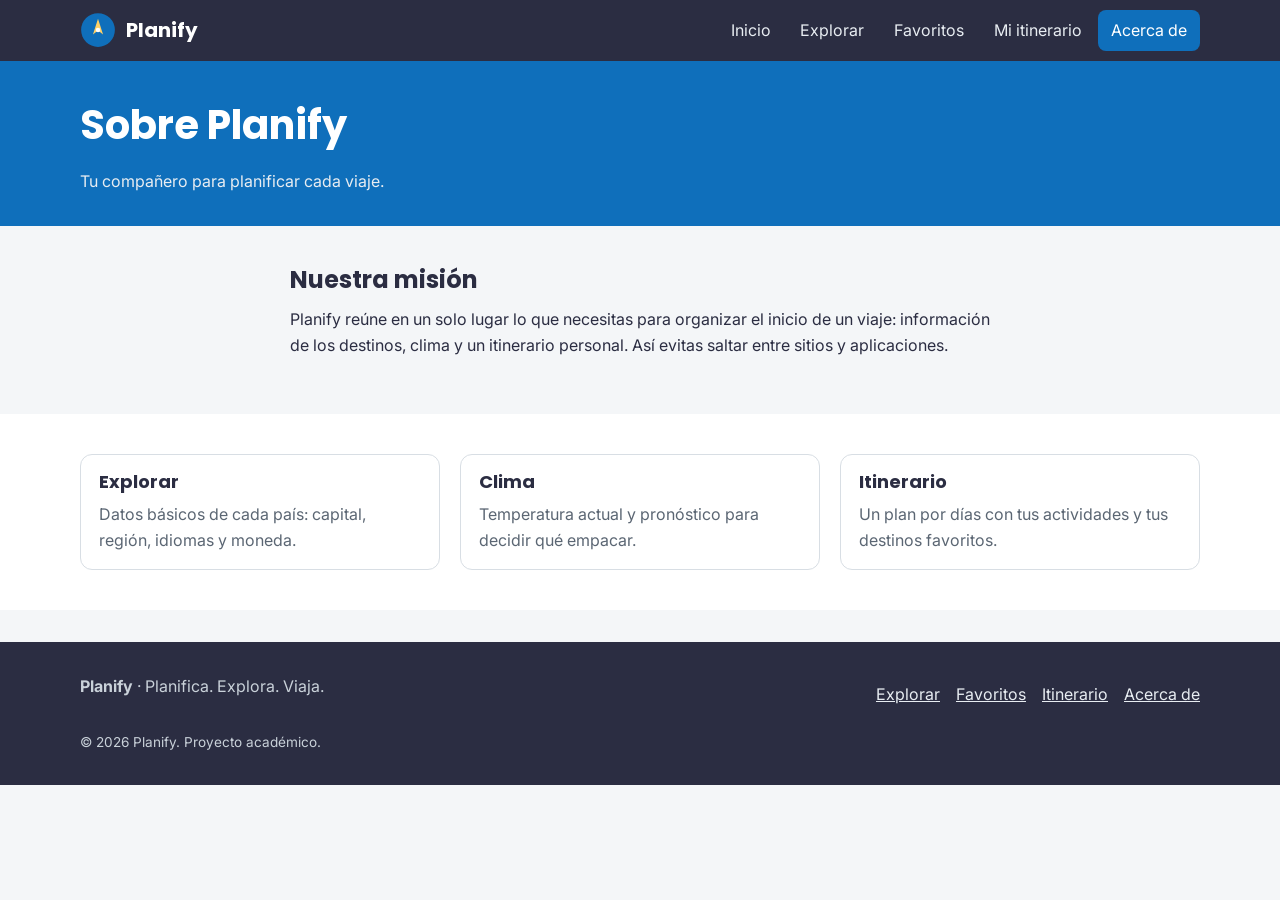
<file: acerca.html>
<!DOCTYPE html>
<html lang="es">
<head>
<meta charset="UTF-8">
<meta name="viewport" content="width=device-width, initial-scale=1">
<title>Acerca de | Planify</title>
<meta name="description" content="Conoce la misión de Planify.">
<link rel="icon" href="img/logo.svg" type="image/svg+xml">
<link rel="preconnect" href="https://fonts.googleapis.com">
<link rel="preconnect" href="https://fonts.gstatic.com" crossorigin>
<link href="https://fonts.googleapis.com/css2?family=Inter:wght@400;500&family=Poppins:wght@600;700&display=swap" rel="stylesheet">
<link rel="stylesheet" href="css/styles.css">
</head>
<body>
<a class="skip" href="#contenido">Saltar al contenido</a>
<header class="site-header">
<div class="container bar">
<a class="brand" href="index.html"><img src="img/logo.svg" alt="" width="36" height="36"><span>Planify</span></a>
<input type="checkbox" id="menu" class="menu-toggle" aria-label="Abrir menú">
<label for="menu" class="menu-btn" aria-hidden="true">☰</label>
<nav aria-label="Principal"><ul><li><a href="index.html">Inicio</a></li><li><a href="explorar.html">Explorar</a></li><li><a href="favoritos.html">Favoritos</a></li><li><a href="itinerario.html">Mi itinerario</a></li><li><a href="acerca.html" aria-current="page">Acerca de</a></li></ul></nav>
</div>
</header>
<main id="contenido">
<section class="page-head"><div class="container"><h1>Sobre Planify</h1><p>Tu compañero para planificar cada viaje.</p></div></section><section class="section"><div class="container narrow"><h2>Nuestra misión</h2>
<p>Planify reúne en un solo lugar lo que necesitas para organizar el inicio de un viaje: información de los destinos, clima y un itinerario personal. Así evitas saltar entre sitios y aplicaciones.</p></div></section>
<section class="section alt"><div class="container"><div class="grid three">
<article class="pillar"><h3>Explorar</h3><p>Datos básicos de cada país: capital, región, idiomas y moneda.</p></article>
<article class="pillar"><h3>Clima</h3><p>Temperatura actual y pronóstico para decidir qué empacar.</p></article>
<article class="pillar"><h3>Itinerario</h3><p>Un plan por días con tus actividades y tus destinos favoritos.</p></article></div></div></section>
</main>
<footer class="site-footer">
<div class="container foot">
<p><strong>Planify</strong> · Planifica. Explora. Viaja.</p>
<ul><li><a href="explorar.html">Explorar</a></li><li><a href="favoritos.html">Favoritos</a></li><li><a href="itinerario.html">Itinerario</a></li><li><a href="acerca.html">Acerca de</a></li></ul>
<p class="small">© 2026 Planify. Proyecto académico.</p>
</div>
</footer>
</body>
</html>
</file>
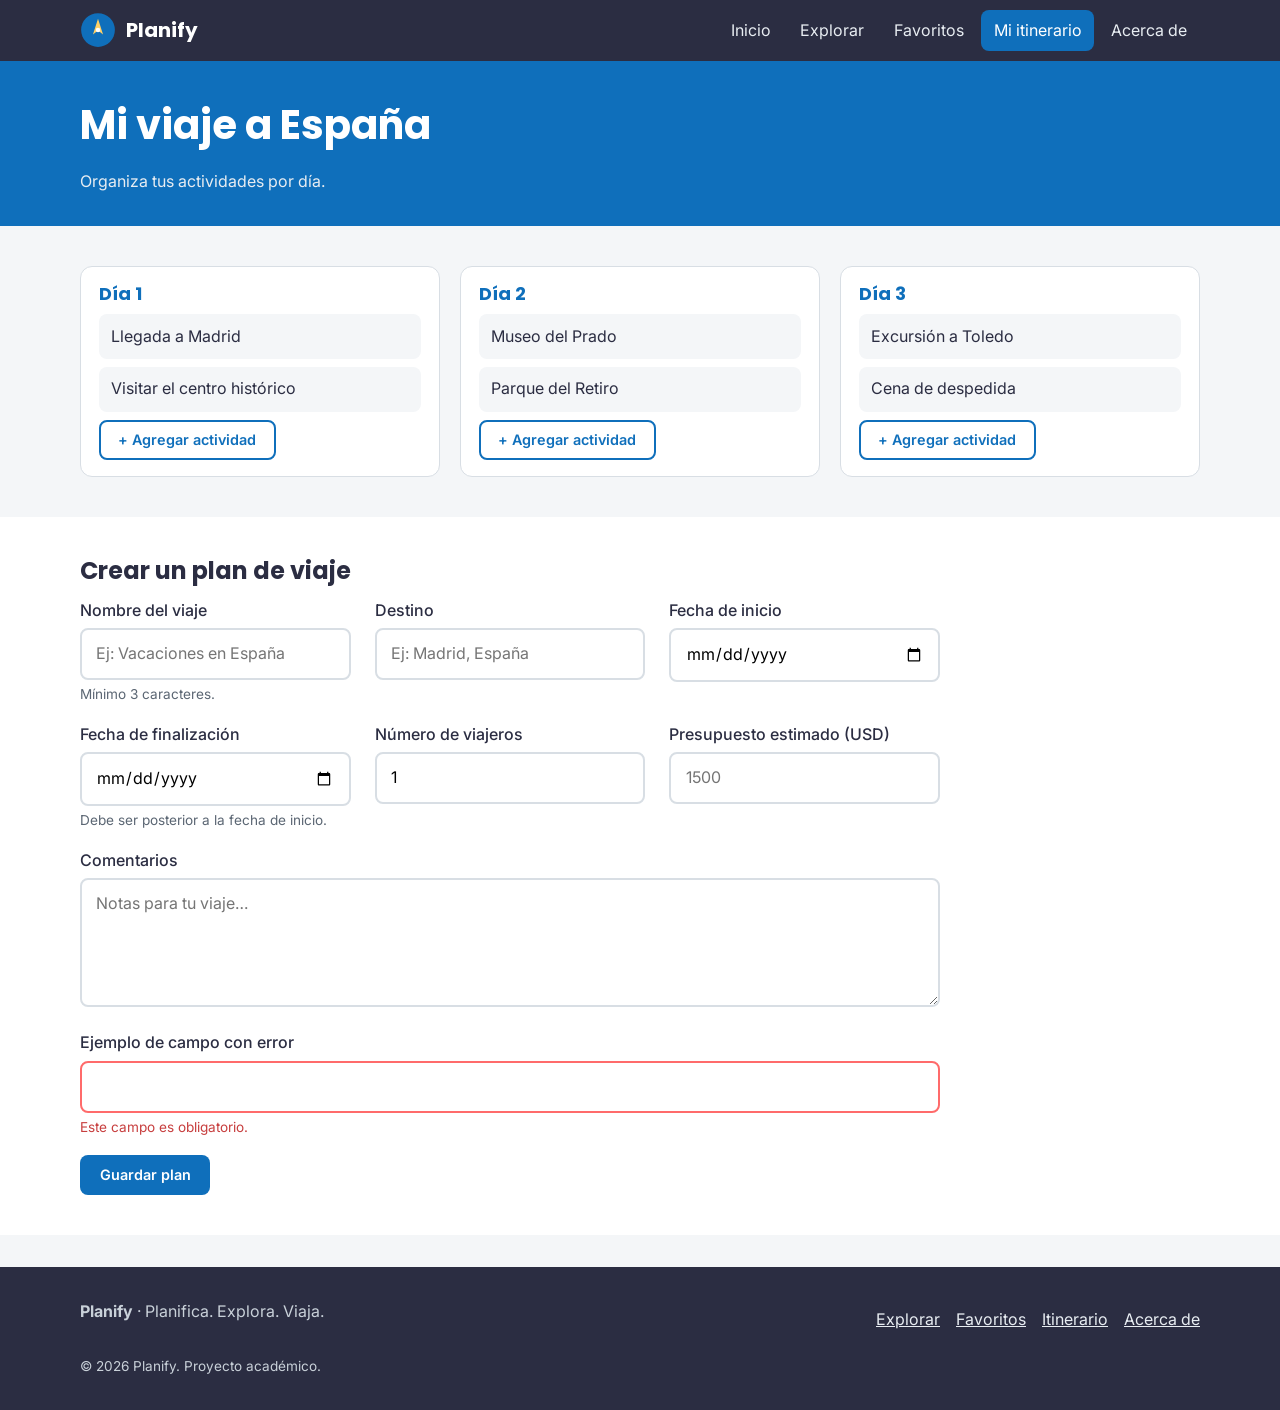
<file: itinerario.html>
<!DOCTYPE html>
<html lang="es">
<head>
<meta charset="UTF-8">
<meta name="viewport" content="width=device-width, initial-scale=1">
<title>Mi itinerario | Planify</title>
<meta name="description" content="Crea tu itinerario y plan de viaje.">
<link rel="icon" href="img/logo.svg" type="image/svg+xml">
<link rel="preconnect" href="https://fonts.googleapis.com">
<link rel="preconnect" href="https://fonts.gstatic.com" crossorigin>
<link href="https://fonts.googleapis.com/css2?family=Inter:wght@400;500&family=Poppins:wght@600;700&display=swap" rel="stylesheet">
<link rel="stylesheet" href="css/styles.css">
</head>
<body>
<a class="skip" href="#contenido">Saltar al contenido</a>
<header class="site-header">
<div class="container bar">
<a class="brand" href="index.html"><img src="img/logo.svg" alt="" width="36" height="36"><span>Planify</span></a>
<input type="checkbox" id="menu" class="menu-toggle" aria-label="Abrir menú">
<label for="menu" class="menu-btn" aria-hidden="true">☰</label>
<nav aria-label="Principal"><ul><li><a href="index.html">Inicio</a></li><li><a href="explorar.html">Explorar</a></li><li><a href="favoritos.html">Favoritos</a></li><li><a href="itinerario.html" aria-current="page">Mi itinerario</a></li><li><a href="acerca.html">Acerca de</a></li></ul></nav>
</div>
</header>
<main id="contenido">
<section class="page-head"><div class="container"><h1>Mi viaje a España</h1><p>Organiza tus actividades por día.</p></div></section><section class="section"><div class="container"><div class="days"><article class="day"><h3>Día 1</h3><ul><li>Llegada a Madrid</li><li>Visitar el centro histórico</li></ul><button class="btn btn-ghost" type="button">+ Agregar actividad</button></article><article class="day"><h3>Día 2</h3><ul><li>Museo del Prado</li><li>Parque del Retiro</li></ul><button class="btn btn-ghost" type="button">+ Agregar actividad</button></article><article class="day"><h3>Día 3</h3><ul><li>Excursión a Toledo</li><li>Cena de despedida</li></ul><button class="btn btn-ghost" type="button">+ Agregar actividad</button></article></div></div></section>
<section class="section alt"><div class="container"><h2>Crear un plan de viaje</h2>
<form class="form" action="#">
<div class="field"><label for="nombre">Nombre del viaje</label><input id="nombre" name="nombre" type="text" required minlength="3" placeholder="Ej: Vacaciones en España"><p class="hint">Mínimo 3 caracteres.</p></div>
<div class="field"><label for="destino">Destino</label><input id="destino" name="destino" type="text" required placeholder="Ej: Madrid, España"></div>
<div class="field"><label for="inicio">Fecha de inicio</label><input id="inicio" name="inicio" type="date" required></div>
<div class="field"><label for="fin">Fecha de finalización</label><input id="fin" name="fin" type="date" required><p class="hint">Debe ser posterior a la fecha de inicio.</p></div>
<div class="field"><label for="viajeros">Número de viajeros</label><input id="viajeros" name="viajeros" type="number" min="1" max="20" value="1" required></div>
<div class="field"><label for="presupuesto">Presupuesto estimado (USD)</label><input id="presupuesto" name="presupuesto" type="number" min="0" step="50" placeholder="1500"></div>
<div class="field full"><label for="comentarios">Comentarios</label><textarea id="comentarios" name="comentarios" rows="4" maxlength="300" placeholder="Notas para tu viaje…"></textarea></div>
<div class="field full error-demo"><label for="demo">Ejemplo de campo con error</label><input id="demo" type="text" aria-invalid="true" aria-describedby="demo-e"><p id="demo-e" class="error">Este campo es obligatorio.</p></div>
<div class="full"><button class="btn btn-primary" type="submit">Guardar plan</button></div></form></div></section>
</main>
<footer class="site-footer">
<div class="container foot">
<p><strong>Planify</strong> · Planifica. Explora. Viaja.</p>
<ul><li><a href="explorar.html">Explorar</a></li><li><a href="favoritos.html">Favoritos</a></li><li><a href="itinerario.html">Itinerario</a></li><li><a href="acerca.html">Acerca de</a></li></ul>
<p class="small">© 2026 Planify. Proyecto académico.</p>
</div>
</footer>
</body>
</html>
</file>
<file: css/styles.css>
:root{--primary:#0F6FBB;--primary-d:#0B578F;--coral:#FF6B6B;--sun:#FFD166;--ink:#2B2D42;--muted:#5B6673;--bg:#F4F6F8;--white:#fff;--line:#D8DEE4;--r:12px;--head:'Poppins',system-ui,sans-serif;--body:'Inter',system-ui,sans-serif}
*,*::before,*::after{box-sizing:border-box}
body{margin:0;font:400 1rem/1.6 var(--body);color:var(--ink);background:var(--bg)}
h1,h2,h3{font-family:var(--head);line-height:1.2;margin:0 0 .5em}
h1{font-size:clamp(1.9rem,5vw,2.5rem)}h2{font-size:1.5rem}h3{font-size:1.125rem}
p{margin:0 0 1em}img{max-width:100%;height:auto;display:block}a{color:var(--primary)}
ul,ol{margin:0;padding:0;list-style:none}
:focus-visible{outline:3px solid var(--sun);outline-offset:2px}
.container{width:min(1120px,100% - 2rem);margin-inline:auto}.narrow{max-width:70ch}
.sr,.skip:not(:focus){position:absolute;width:1px;height:1px;overflow:hidden;clip:rect(0 0 0 0)}
.skip{position:absolute;top:0;left:0;background:var(--sun);color:var(--ink);padding:.5rem 1rem;z-index:10}
/* Header */
.site-header{background:var(--ink);position:sticky;top:0;z-index:5}
.bar{display:flex;align-items:center;justify-content:space-between;flex-wrap:wrap;gap:.5rem;padding:.6rem 0}
.brand{display:flex;align-items:center;gap:.6rem;color:var(--white);text-decoration:none;font:700 1.25rem var(--head)}
.site-header nav ul{display:flex;gap:.25rem}
.site-header nav a{display:block;color:#E8EDF2;text-decoration:none;padding:.5rem .8rem;border-radius:8px}
.site-header nav a:hover,.site-header nav a[aria-current]{background:var(--primary);color:var(--white)}
.menu-toggle{position:absolute;opacity:0;pointer-events:none}
.menu-btn{display:none;color:var(--white);font-size:1.6rem;cursor:pointer;padding:.2rem .6rem}
.menu-toggle:focus-visible+.menu-btn{outline:3px solid var(--sun)}
@media(max-width:760px){.menu-btn{display:block}.site-header nav{display:none;width:100%}.menu-toggle:checked~nav{display:block}.site-header nav ul{flex-direction:column}}
/* Botones */
.btn{display:inline-block;font:600 .9rem var(--body);padding:.6rem 1.1rem;border-radius:8px;border:2px solid transparent;cursor:pointer;text-decoration:none;text-align:center;transition:background .2s,color .2s}
.btn-primary{background:var(--primary);color:var(--white)}.btn-primary:hover{background:var(--primary-d)}
.btn-accent{background:var(--sun);color:var(--ink)}.btn-accent:hover{background:#f5c248}
.btn-ghost{background:var(--white);color:var(--primary);border-color:var(--primary)}.btn-ghost:hover{background:#EAF3FB}
.btn-danger{background:var(--white);color:#C73E3E;border-color:var(--coral)}.btn-danger:hover{background:#FFF0F0}
/* Secciones */
.hero{background:linear-gradient(135deg,var(--primary),#0A4A7D);color:var(--white);padding:4rem 0}
.hero p{max-width:55ch;font-size:1.125rem;color:#E8EDF2}
.page-head{background:var(--primary);color:var(--white);padding:2.5rem 0 2rem}.page-head p{margin:0;color:#E8EDF2}
.section{padding:2.5rem 0}.alt{background:var(--white)}
.search{display:flex;gap:.5rem;flex-wrap:wrap;margin-top:1.5rem;max-width:620px}
.search input{flex:1 1 220px;padding:.75rem 1rem;border:2px solid var(--line);border-radius:8px;font:inherit}
.search-light{margin:0 0 1.25rem}
.chips{display:flex;flex-wrap:wrap;gap:.5rem;margin-bottom:1.5rem}
.chip{display:inline-block;padding:.35rem .9rem;border:1px solid var(--line);border-radius:999px;background:var(--white);color:var(--ink);text-decoration:none;font-size:.9rem}
.chip:hover{border-color:var(--primary)}.chip[aria-current]{background:var(--primary);color:var(--white);border-color:var(--primary)}
/* Tarjetas */
.grid{display:grid;grid-template-columns:repeat(auto-fill,minmax(230px,1fr));gap:1.25rem}
.grid.three{grid-template-columns:repeat(auto-fit,minmax(240px,1fr))}
.card,.pillar,.day{background:var(--white);border:1px solid var(--line);border-radius:var(--r);overflow:hidden}
.card img{width:100%;aspect-ratio:3/2;object-fit:cover;background:var(--bg)}
.card-body,.pillar,.day{padding:1rem 1.1rem}
.meta{color:var(--muted);font-size:.9rem}
.card-actions{display:flex;flex-wrap:wrap;gap:.5rem}
.pillar p{margin:0;color:var(--muted)}
.steps{display:grid;grid-template-columns:repeat(auto-fit,minmax(220px,1fr));gap:1.5rem;counter-reset:s}
.steps li{counter-increment:s;padding-left:3rem;position:relative}
.steps li::before{content:counter(s);position:absolute;left:0;top:0;width:2.2rem;height:2.2rem;border-radius:50%;background:var(--primary);color:var(--white);display:grid;place-items:center;font:700 1rem var(--head)}
.cta{text-align:center}.empty{margin-top:2rem;color:var(--muted)}
/* Detalle */
.detail-hero{background:var(--white);border-bottom:1px solid var(--line);padding:1.5rem 0 2rem}
.back{display:inline-block;margin-bottom:1rem;text-decoration:none}
.detail-top{display:flex;flex-wrap:wrap;gap:1.5rem;align-items:center}
.detail-top img{border-radius:var(--r);border:1px solid var(--line)}
.facts{display:grid;grid-template-columns:repeat(auto-fit,minmax(140px,1fr));gap:.75rem 1.5rem;margin:0 0 1.25rem}
.facts dt{color:var(--muted);font-size:.85rem}.facts dd{margin:0;font-weight:500}
.weather{background:var(--primary);color:var(--white);border-radius:var(--r);padding:1.5rem;margin-bottom:2rem}
.now strong{font:700 2.5rem var(--head);margin-right:.5rem}
.forecast{display:grid;grid-template-columns:repeat(auto-fit,minmax(90px,1fr));gap:.75rem;margin-top:1rem}
.forecast li{background:#1A80C4;border-radius:8px;padding:.6rem;text-align:center;display:grid}
/* Itinerario y formulario */
.days{display:grid;grid-template-columns:repeat(auto-fit,minmax(260px,1fr));gap:1.25rem}
.day h3{color:var(--primary)}.day li{background:var(--bg);border-radius:8px;padding:.6rem .8rem;margin-bottom:.5rem}
.form{display:grid;grid-template-columns:repeat(auto-fit,minmax(260px,1fr));gap:1rem 1.5rem;max-width:860px}
.full{grid-column:1/-1}
.field label{display:block;font-weight:500;margin-bottom:.3rem}
.field input,.field textarea{width:100%;padding:.7rem .9rem;border:2px solid var(--line);border-radius:8px;font:inherit;background:var(--white)}
.field input:focus,.search input:focus,.field textarea:focus{border-color:var(--primary);outline:none}
.field input:user-invalid,.field input[aria-invalid=true]{border-color:var(--coral)}
.hint{margin:.25rem 0 0;font-size:.85rem;color:var(--muted)}.error{margin:.25rem 0 0;font-size:.85rem;color:#C73E3E}
/* Footer */
.site-footer{background:var(--ink);color:#C9D1D9;padding:2rem 0;margin-top:2rem}
.foot{display:grid;gap:1rem}.foot ul{display:flex;flex-wrap:wrap;gap:1rem}.foot a{color:#E8EDF2}.small{font-size:.85rem;margin:0}
@media(min-width:760px){.foot{grid-template-columns:1fr auto;align-items:center}.foot .small{grid-column:1/-1}}
@media(prefers-reduced-motion:reduce){*{transition:none!important}}
</file>
